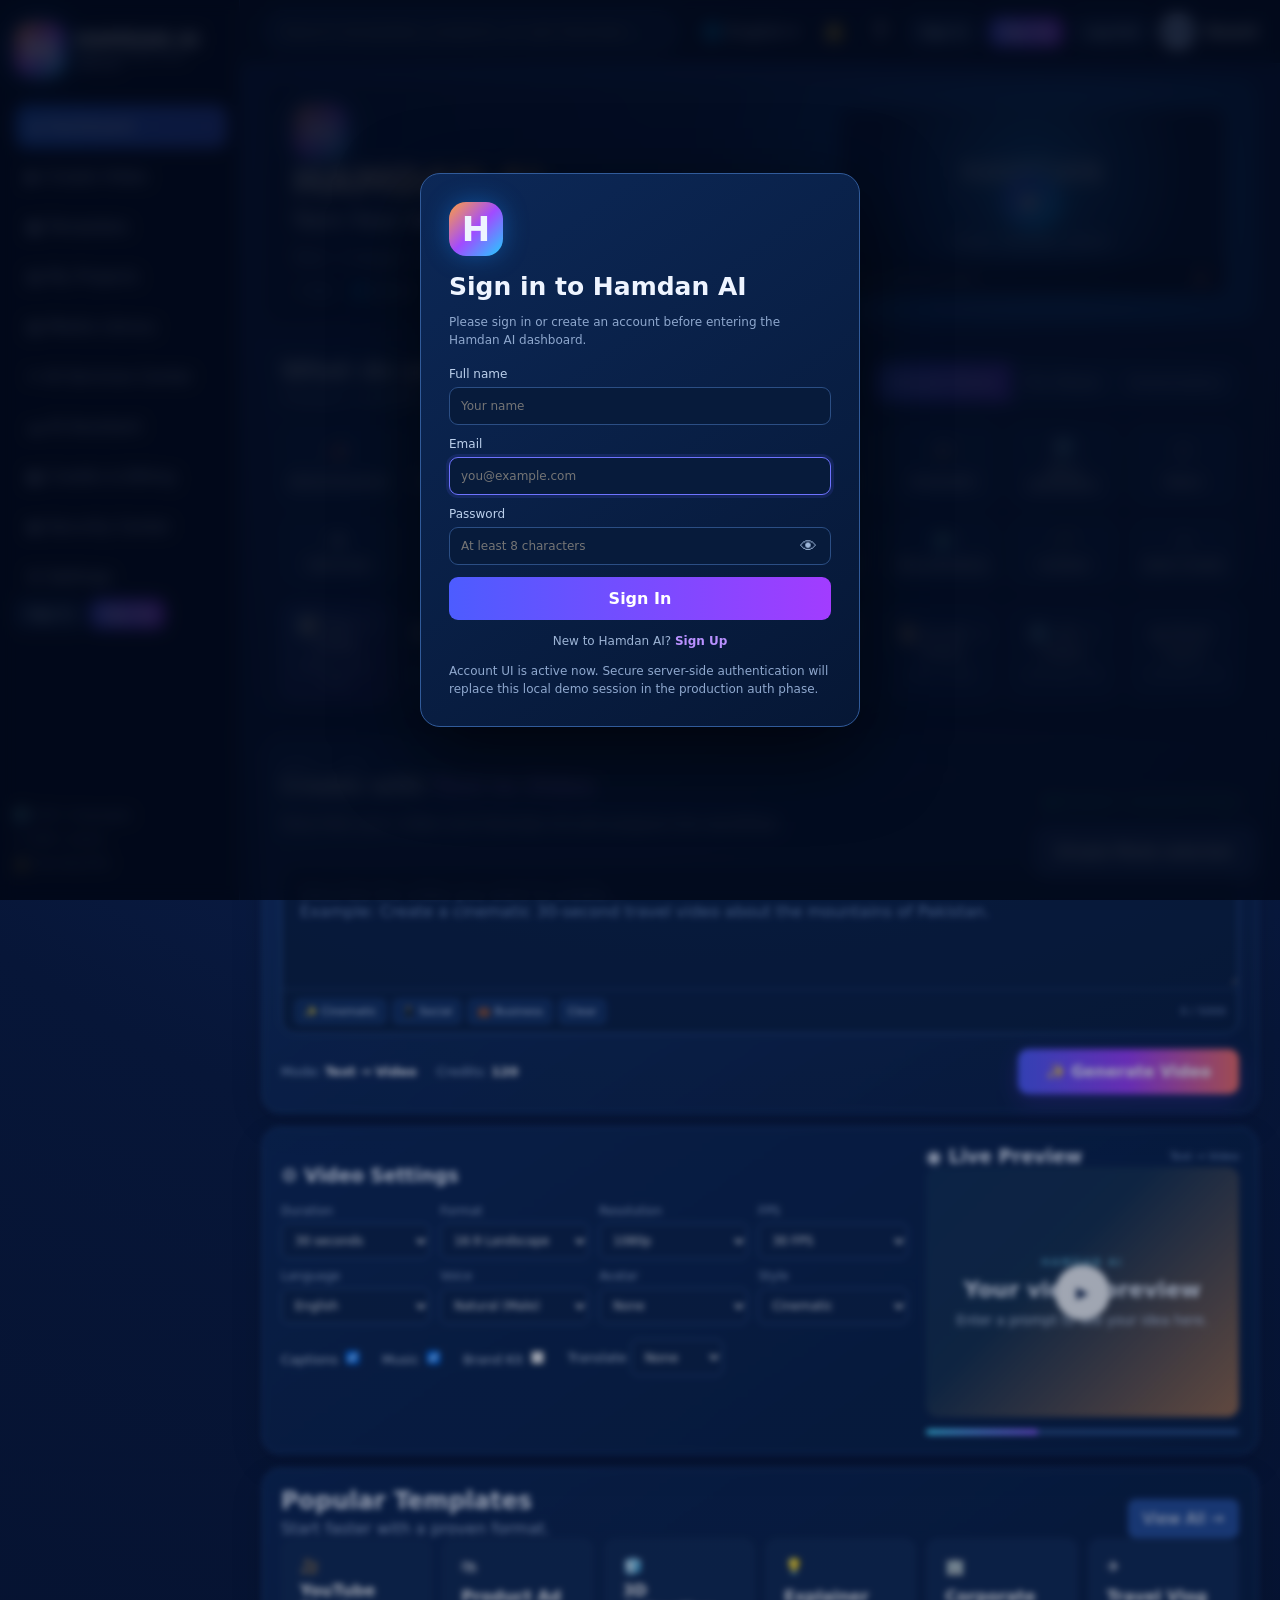
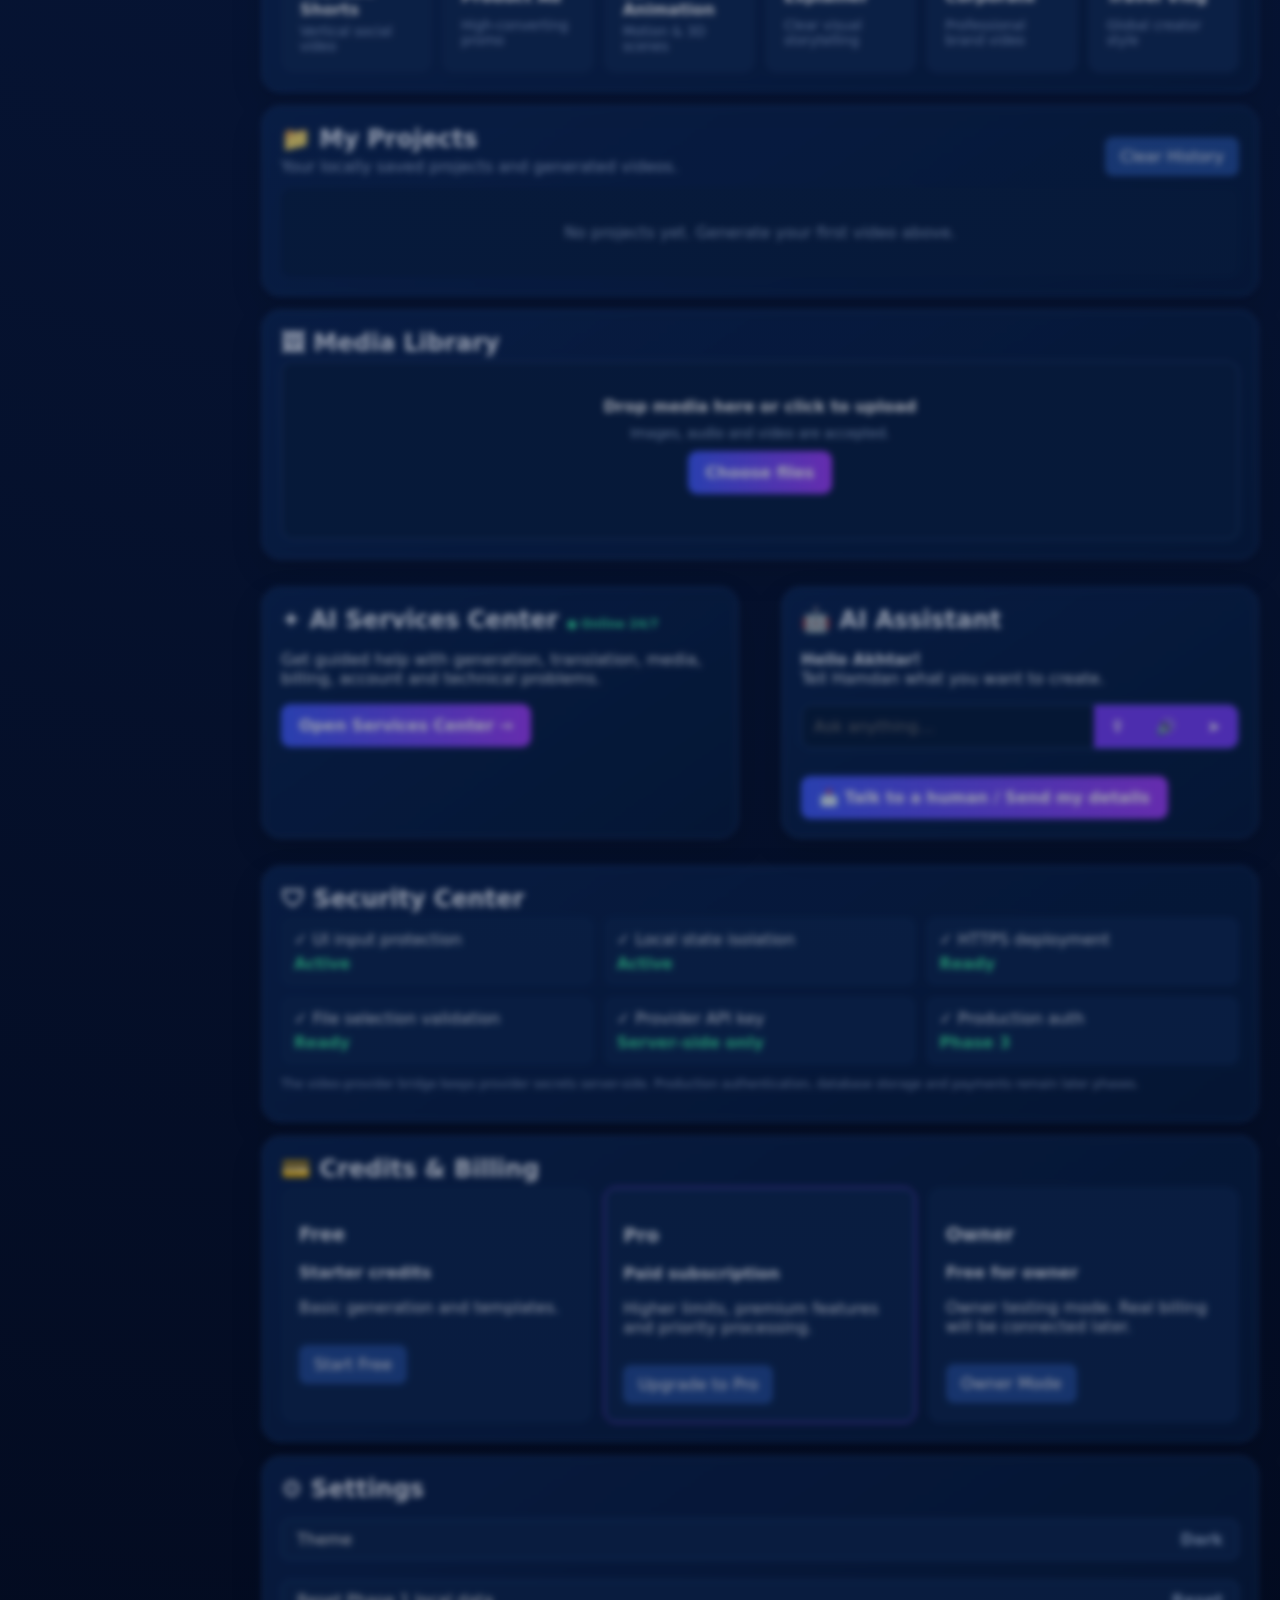
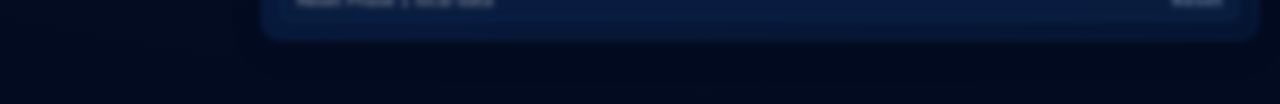
<file: index.html>
<!doctype html>
<html lang="en">
<head>
<meta charset="utf-8">
<meta name="viewport" content="width=device-width,initial-scale=1">
<meta name="description" content="Hamdan AI — global AI video creation platform. Create videos from text, images, audio and video.">
<title>Hamdan AI — Global AI Video Platform</title>
<link rel="stylesheet" href="styles.css">
</head>
<body>
<div class="app">
  <aside class="sidebar" id="sidebar">
    <div class="brand"><div class="logo">H</div><div><b>HAMDAN AI</b><small>CREATE ANY VIDEO. IN ANY LANGUAGE.</small></div></div>
    <nav aria-label="Main navigation">
      <a class="active" href="#dashboard">◈ Dashboard</a><a href="#create">▶ Create Video</a><a href="#templates">▣ Templates</a><a href="#projects">▤ My Projects</a><a href="#media">▧ Media Library</a><a href="#services">✦ AI Services Center</a><a href="#assistant">☁ AI Assistant</a><a href="#billing">▣ Credits & Billing</a><a href="#security">◉ Security Center</a><a href="#settings">⚙ Settings</a>
    </nav>
    <div class="sidebar-foot">🌍 150+ languages<br>🎙 500+ voices<br>🔒 Security-first</div>
    <div class="sidebar-auth" aria-label="Account">
      <button id="sidebarSignIn" class="auth-link" type="button" onclick="document.getElementById('signInBtn').click()">Sign In</button>
      <button id="sidebarSignUp" class="auth-primary" type="button" onclick="document.getElementById('signUpBtn').click()">Sign Up</button>
      <button id="sidebarLogOut" class="auth-link" type="button" hidden onclick="document.getElementById('logOutBtn').click()">Log Out</button>
    </div>
  </aside>
  <div class="sidebar-overlay" id="sidebarOverlay" aria-hidden="true"></div>
  <main>
    <header class="topbar">
      <button id="menuBtn" class="menu-btn" type="button" aria-label="Open navigation" aria-controls="sidebar" aria-expanded="false">☰</button>
      <input id="search" placeholder="Search templates, projects, or ask Hamdan…" aria-label="Search">
      <div class="top-actions">
        <button id="languageBtn" type="button">🌐 <span id="languageLabel">English</span> ▾</button>
        <button id="notificationsBtn" type="button" aria-label="Notifications">🔔</button>
        <button id="helpBtn" type="button" aria-label="Help">❔</button>
        <button id="signInBtn" class="auth-link" type="button">Sign In</button>
        <button id="signUpBtn" class="auth-primary" type="button">Sign Up</button>
        <button id="logOutBtn" class="auth-link" type="button" hidden>Log Out</button>
        <div class="avatar" id="accountAvatar">AH</div><b id="accountLabel">Guest</b>
      </div>
    </header>
    <section id="dashboard" class="hero"><div class="hero-copy"><div class="hero-logo">H</div><h1>HAMDAN AI</h1><h2>Turn Your Ideas Into Amazing Videos</h2><p>Text + Image + Audio + Video = Unlimited Possibilities</p><div class="badges"><span>⚡ Fast</span><span>🌐 Global</span><span>🛡 Secure</span><span>✦ AI Powered</span></div></div><div class="promo-player" id="promoPlayer" aria-label="Hamdan AI promotional preview"><div class="promo-scene scene-a">HAMDAN <strong>AI</strong><small>Create. Translate. Publish.</small></div><div class="promo-scene scene-b">TEXT <strong>→ VIDEO</strong><small>Bring every idea to life.</small></div><div class="promo-scene scene-c">GLOBAL <strong>🌍</strong><small>150+ languages and creator workflows.</small></div><button class="play" id="promoPlay" type="button" aria-label="Play promotional video">▶</button><div class="promo-controls"><span id="promoStatus">Promo preview paused</span><button id="promoMute" type="button" aria-label="Toggle promo sound">🔇</button></div></div></section>
    <section id="create" class="panel"><div class="section-head"><div><h2>What do you want to create?</h2><p>Choose a workflow or let Hamdan AI decide the best workflow for you.</p></div><div class="tabs" role="tablist"><button class="selected" data-workflow="simple" type="button">Simple Mode</button><button data-workflow="pro" type="button">Pro Mode</button><button data-workflow="automation" type="button">Automation</button></div></div><div class="cards categories"><button data-category="Advertisement" type="button">📣<b>Advertisement</b></button><button data-category="Social Media" type="button">📱<b>Social Media</b></button><button data-category="Education" type="button">🎓<b>Education</b></button><button data-category="Business" type="button">📈<b>Business</b></button><button data-category="Product" type="button">🛍<b>Product</b></button><button data-category="Cinematic" type="button">🎬<b>Cinematic</b></button><button data-category="3D & Animation" type="button">🧊<b>3D & Animation</b></button><button data-category="News" type="button">🎙<b>News</b></button><button data-category="Interview" type="button">🗣<b>Interview</b></button><button data-category="Tutorial" type="button">▶<b>Tutorial</b></button><button data-category="Real Estate" type="button">🏠<b>Real Estate</b></button><button data-category="Event" type="button">⭐<b>Event</b></button><button data-category="Personal" type="button">👤<b>Personal</b></button><button data-category="Documentary" type="button">🌍<b>Documentary</b></button><button data-category="Custom" type="button">🪄<b>Custom</b></button><button data-category="Auto Create" type="button">✦<b>Auto Create</b></button></div><div class="start-row"><button data-mode="text" type="button">📝 Text → Video<small>Write your idea</small></button><button data-mode="image" type="button">🖼 Image → Video<small>Upload image</small></button><button data-mode="audio" type="button">🎧 Audio → Video<small>Upload audio</small></button><button data-mode="video" type="button">🎞 Video → Video<small>Upload video</small></button><button data-mode="avatar" type="button">🧑 Avatar → Video<small>Choose avatar</small></button><button data-mode="script" type="button">📜 Script → Video<small>Use script</small></button><button data-mode="3d" type="button">🧊 3D → Video<small>Animate 3D</small></button><button data-mode="multi" type="button">▤ Multi-Input<small>Combine all</small></button></div></section>
    <section class="creator panel" aria-labelledby="creatorTitle"><div class="creator-head"><div><span class="eyebrow">STEP 1 · IDEA</span><h2 id="creatorTitle">Create with <span id="currentMode">Text to Video</span></h2><p id="modeHint">Describe your video and Hamdan AI will prepare the workflow.</p></div><span class="ready">● Frontend + AI backend bridge</span></div><div class="prompt-wrap"><textarea id="prompt" rows="4" maxlength="5000" placeholder="Describe the video you want to create…
Example: Create a cinematic 30-second travel video about the mountains of Pakistan."></textarea><div class="prompt-tools"><div><button data-prompt-template="cinematic" type="button">✨ Cinematic</button><button data-prompt-template="social" type="button">📱 Social</button><button data-prompt-template="business" type="button">💼 Business</button><button id="clearPrompt" type="button">Clear</button></div><span id="charCount">0 / 5000</span></div></div><div class="upload-panel" id="uploadPanel" hidden><label class="upload-box" for="mediaInput"><span id="uploadIcon">＋</span><b id="uploadTitle">Add media</b><small id="uploadHelp">Choose a file from your device.</small><input id="mediaInput" type="file" hidden></label><div id="fileName" class="file-name">No file selected</div></div><div class="creator-actions"><div class="creator-summary"><span>Mode: <b id="modeSummary">Text → Video</b></span><span>Credits: <b id="creditSummary">120</b></span></div><button id="generateBtn" class="generate-main" type="button">✨ Generate Video</button></div></section>
    <section class="workspace panel"><div class="settings"><h3>⚙ Video Settings</h3><div class="grid"><label>Duration<select id="duration"><option>30 seconds</option><option>60 seconds</option><option>2 minutes</option><option>5 minutes</option></select></label><label>Format<select id="format"><option>16:9 Landscape</option><option>9:16 Portrait</option><option>1:1 Square</option></select></label><label>Resolution<select id="resolution"><option>1080p</option><option>720p</option><option>4K</option></select></label><label>FPS<select id="fps"><option>30 FPS</option><option>60 FPS</option></select></label><label>Language<select id="language"><option>Auto-detect</option><option>English</option><option>Urdu</option><option>Arabic</option><option>Spanish</option><option>French</option><option>Chinese</option><option>Hindi</option><option>Turkish</option></select></label><label>Voice<select id="voice"><option>Natural (Male)</option><option>Natural (Female)</option></select></label><label>Avatar<select id="avatar"><option>None</option><option>AI Presenter</option></select></label><label>Style<select id="style"><option>Cinematic</option><option>Realistic</option><option>Animation</option><option>Documentary</option><option>3D</option></select></label></div><div class="toggles"><label>Captions <input id="captions" type="checkbox" checked></label><label>Music <input id="music" type="checkbox" checked></label><label>Brand Kit <input id="brandKit" type="checkbox"></label><label>Translate <select id="translate"><option>None</option><option>Urdu</option><option>Arabic</option><option>Spanish</option></select></label></div></div><div class="preview"><div class="preview-head"><h3>◉ Live Preview</h3><span id="previewMode">Text → Video</span></div><div class="preview-box" id="previewBox"><div class="preview-art"><span>HAMDAN AI</span><b id="previewTitle">Your video preview</b><small id="previewText">Enter a prompt to see your idea here.</small></div><button id="previewPlay" type="button">▶</button></div><div class="timeline"><span></span></div></div></section>
    <section id="templates" class="panel"><div class="section-head"><div><h2>Popular Templates</h2><p>Start faster with a proven format.</p></div><button id="viewTemplates" type="button">View All →</button></div><div class="template-grid"><button data-template="YouTube Shorts" type="button">🎥<b>YouTube Shorts</b><small>Vertical social video</small></button><button data-template="Product Ad" type="button">🛍<b>Product Ad</b><small>High-converting promo</small></button><button data-template="3D Animation" type="button">🧊<b>3D Animation</b><small>Motion & 3D scenes</small></button><button data-template="Explainer" type="button">💡<b>Explainer</b><small>Clear visual storytelling</small></button><button data-template="Corporate" type="button">🏢<b>Corporate</b><small>Professional brand video</small></button><button data-template="Travel Vlog" type="button">✈️<b>Travel Vlog</b><small>Global creator style</small></button></div></section>
    <section id="projects" class="panel"><div class="section-head"><div><h2>📁 My Projects</h2><p>Your locally saved projects and generated videos.</p></div><button id="clearProjects" type="button">Clear History</button></div><div id="projectsList" class="project-list"><div class="empty">No projects yet. Generate your first video above.</div></div></section>
    <section id="media" class="panel"><h2>🖼 Media Library</h2><div class="media-drop" id="mediaDrop"><b>Drop media here or click to upload</b><small>Images, audio and video are accepted.</small><label class="secondary-btn" for="libraryInput">Choose files<input id="libraryInput" type="file" multiple hidden></label><div id="libraryFiles"></div></div></section>
    <section id="services" class="two-col"><div class="panel"><h2>✦ AI Services Center <span class="online">● Online 24/7</span></h2><p>Get guided help with generation, translation, media, billing, account and technical problems.</p><button class="primary" id="servicesBtn" type="button">Open Services Center →</button></div><div id="assistant" class="panel"><h2>🤖 AI Assistant</h2><p><b>Hello Akhtar!</b><br>Tell Hamdan what you want to create.</p><div class="chat"><input id="chat" placeholder="Ask anything…"><button id="chatBtn" type="button">➤</button></div><div id="chatReply" class="chat-reply"></div></div></section>
    <section id="security" class="panel"><h2>🛡 Security Center</h2><div class="security-grid"><span>✓ UI input protection <b>Active</b></span><span>✓ Local state isolation <b>Active</b></span><span>✓ HTTPS deployment <b>Ready</b></span><span>✓ File selection validation <b>Ready</b></span><span>✓ Provider API key <b>Server-side only</b></span><span>✓ Production auth <b>Phase 3</b></span></div><p class="notice">The video-provider bridge keeps provider secrets server-side. Production authentication, database storage and payments remain later phases.</p></section>
    <section id="billing" class="panel"><h2>💳 Credits & Billing</h2><div class="pricing"><div><h3>Free</h3><strong>Starter credits</strong><p>Basic generation and templates.</p><button id="freePlan" type="button">Start Free</button></div><div class="pro"><h3>Pro</h3><strong>Paid subscription</strong><p>Higher limits, premium features and priority processing.</p><button id="proPlan" type="button">Upgrade to Pro</button></div><div><h3>Owner</h3><strong>Free for owner</strong><p>Owner testing mode. Real billing will be connected later.</p><button id="ownerMode" type="button">Owner Mode</button></div></div></section>
    <section id="settings" class="panel"><h2>⚙ Settings</h2><div class="settings-list"><button id="themeBtn" type="button">Theme <b>Dark</b></button><button id="resetBtn" type="button">Reset Phase 1 local data <b>Reset</b></button></div></section>
  </main>
</div>
<div id="authModal" class="auth-modal" hidden>
  <div class="auth-card" role="dialog" aria-modal="true" aria-labelledby="authTitle">
    <button id="authClose" class="auth-close" type="button" aria-label="Close">×</button>
    <div class="auth-logo">H</div>
    <h2 id="authTitle">Welcome back to Hamdan AI</h2>
    <p class="auth-subtitle">Create or access your Hamdan AI creator account.</p>
    <form id="authForm">
      <label id="authNameRow">Full name<input id="authName" type="text" autocomplete="name" placeholder="Your name"></label>
      <label>Email<input id="authEmail" type="email" autocomplete="email" required placeholder="you@example.com"></label>
      <label>Password<input id="authPassword" type="password" autocomplete="current-password" minlength="8" required placeholder="At least 8 characters"></label>
      <button id="authSubmit" class="auth-submit" type="submit">Sign In</button>
    </form>
    <div id="authSwitch" class="auth-switch">New to Hamdan AI? <button type="button" data-auth-mode="signup">Sign Up</button></div>
    <small class="auth-note">Account UI is active now. Secure server-side authentication will replace this local demo session in the production auth phase.</small>
  </div>
</div>
<div id="toast" class="toast" role="status" aria-live="polite"></div>
<script src="app.js"></script>
<script src="auth.js"></script>
<script>
(() => {
  const menu = document.getElementById('menuBtn');
  const sidebar = document.getElementById('sidebar');
  const overlay = document.getElementById('sidebarOverlay');
  const closeMenu = () => { sidebar.classList.remove('open'); overlay.classList.remove('open'); menu.setAttribute('aria-expanded','false'); };
  menu.addEventListener('click', () => { const open = sidebar.classList.toggle('open'); overlay.classList.toggle('open', open); menu.setAttribute('aria-expanded', String(open)); });
  overlay.addEventListener('click', closeMenu);
  sidebar.querySelectorAll('a').forEach(a => a.addEventListener('click', closeMenu));
  document.addEventListener('keydown', e => { if (e.key === 'Escape') closeMenu(); });
})();
</script>
</body>
</html>
</file>
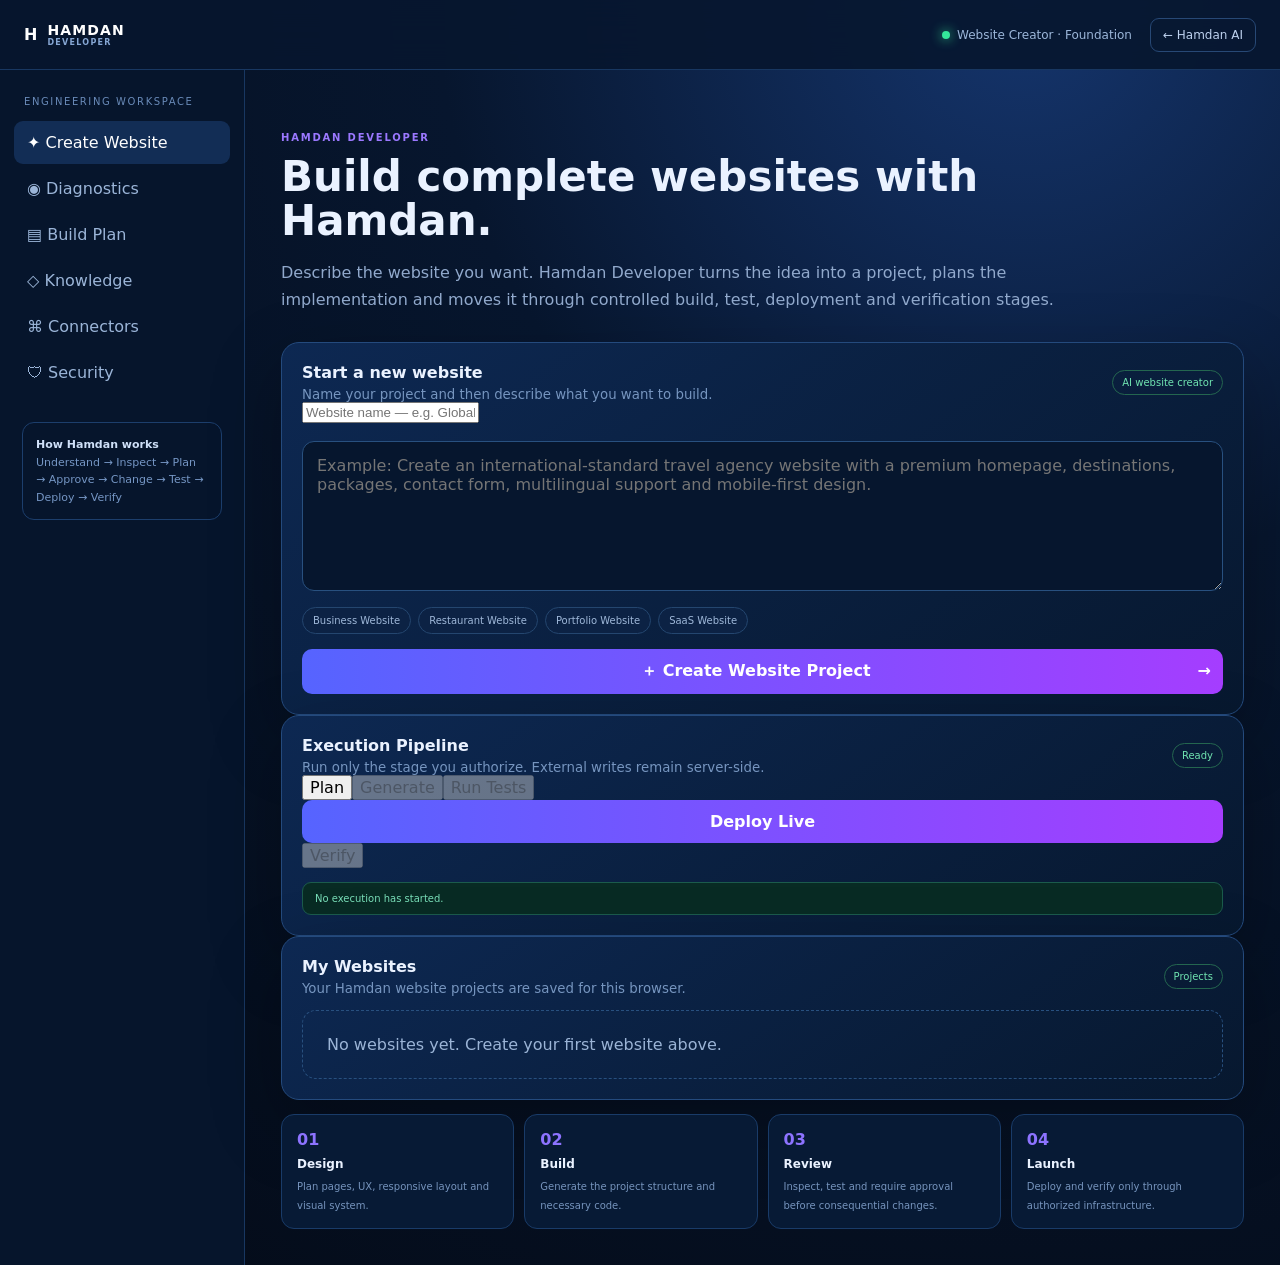
<file: developer-entry.html>
<!doctype html>
<html lang="en"><head><meta charset="utf-8"><meta name="viewport" content="width=device-width,initial-scale=1"><meta http-equiv="refresh" content="0; url=/developer.html"><title>Hamdan Developer</title></head><body><p>Opening Hamdan Developer… <a href="/developer.html">Continue</a></p></body></html>
</file>
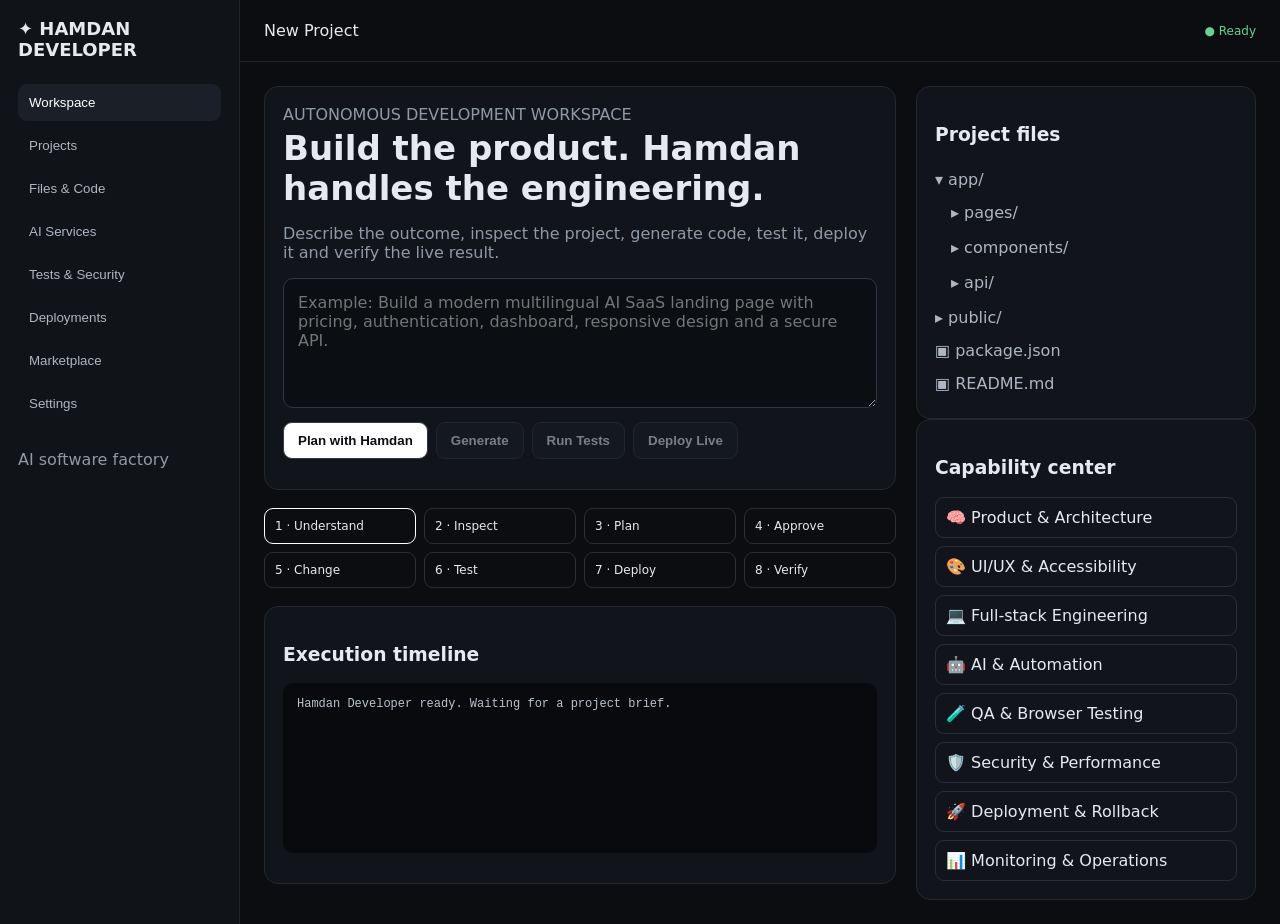
<file: developer-workspace.html>
<!doctype html>
<html lang="en">
<head>
<meta charset="utf-8"><meta name="viewport" content="width=device-width,initial-scale=1">
<title>Hamdan Developer — AI Software Factory</title>
<style>
:root{font-family:Inter,system-ui,sans-serif;color:#e6eaf0;background:#0b0d10}*{box-sizing:border-box}body{margin:0}.app{display:grid;grid-template-columns:240px 1fr;min-height:100vh}.side{border-right:1px solid #20242b;padding:18px;background:#101318}.brand{font-weight:900;font-size:18px;margin-bottom:24px}.nav{display:grid;gap:6px}.nav button{background:transparent;color:#aeb6c2;border:0;text-align:left;padding:11px;border-radius:9px;cursor:pointer}.nav button.active,.nav button:hover{background:#1b2028;color:#fff}.main{min-width:0}.top{height:62px;border-bottom:1px solid #20242b;display:flex;align-items:center;justify-content:space-between;padding:0 24px}.status{font-size:12px;color:#65d391}.workspace{padding:24px;display:grid;grid-template-columns:minmax(0,1fr) 340px;gap:20px}.panel{background:#11151b;border:1px solid #222832;border-radius:14px;padding:18px}.hero h1{font-size:34px;margin:4px 0 8px}.muted{color:#8f99a7}.prompt{width:100%;min-height:130px;resize:vertical;background:#0b0e12;color:#fff;border:1px solid #303744;border-radius:10px;padding:14px;font:inherit}.actions{display:flex;gap:8px;flex-wrap:wrap;margin-top:10px}.btn{border:1px solid #333b47;background:#181d25;color:#fff;border-radius:9px;padding:10px 14px;font-weight:700;cursor:pointer}.btn.primary{background:#fff;color:#0b0d10}.btn:disabled{opacity:.45;cursor:not-allowed}.stage{display:grid;grid-template-columns:repeat(4,1fr);gap:8px;margin:18px 0}.stage div{padding:10px;border:1px solid #292f38;border-radius:9px;font-size:12px}.stage .current{border-color:#fff}.stage .done{border-color:#65d391;color:#65d391}.terminal{background:#080a0d;border-radius:10px;padding:14px;min-height:170px;font:12px ui-monospace,monospace;color:#b9c2ce;white-space:pre-wrap}.tree div{padding:7px 0;color:#aeb6c2}.cap{display:grid;gap:8px}.cap div{padding:10px;border:1px solid #292f38;border-radius:9px}.result{margin-top:12px}.badge{display:inline-block;padding:5px 8px;border-radius:999px;background:#1b2028;font-size:11px;margin:3px}.hidden{display:none}.timeline{display:grid;gap:7px;margin-top:12px}.timeline div{padding:8px 10px;border-left:2px solid #303744;background:#0d1015;border-radius:0 7px 7px 0}.ok{color:#65d391}.warn{color:#f2c94c}.err{color:#ff7b7b}@media(max-width:900px){.app{grid-template-columns:1fr}.side{display:none}.workspace{grid-template-columns:1fr}.stage{grid-template-columns:repeat(2,1fr)}}
</style></head>
<body><div class="app">
<aside class="side"><div class="brand">✦ HAMDAN DEVELOPER</div><div class="nav"><button class="active">Workspace</button><button>Projects</button><button>Files & Code</button><button>AI Services</button><button>Tests & Security</button><button>Deployments</button><button>Marketplace</button><button>Settings</button></div><div style="margin-top:28px" class="muted">AI software factory</div></aside>
<main class="main"><header class="top"><span>New Project</span><span class="status">● Ready</span></header><div class="workspace"><section>
<div class="panel hero"><span class="muted">AUTONOMOUS DEVELOPMENT WORKSPACE</span><h1>Build the product. Hamdan handles the engineering.</h1><p class="muted">Describe the outcome, inspect the project, generate code, test it, deploy it and verify the live result.</p><textarea id="prompt" class="prompt" placeholder="Example: Build a modern multilingual AI SaaS landing page with pricing, authentication, dashboard, responsive design and a secure API."></textarea><div class="actions"><button id="plan" class="btn primary">Plan with Hamdan</button><button id="generate" class="btn">Generate</button><button id="test" class="btn">Run Tests</button><button id="deploy" class="btn">Deploy Live</button></div><div id="result" class="result"></div></div>
<div class="stage"><div data-stage="Understand" class="current">1 · Understand</div><div data-stage="Inspect">2 · Inspect</div><div data-stage="Plan">3 · Plan</div><div data-stage="Approve">4 · Approve</div><div data-stage="Change">5 · Change</div><div data-stage="Test">6 · Test</div><div data-stage="Deploy">7 · Deploy</div><div data-stage="Verify">8 · Verify</div></div>
<div class="panel"><h3>Execution timeline</h3><div id="log" class="terminal">Hamdan Developer ready. Waiting for a project brief.</div><div id="timeline" class="timeline"></div></div>
</section><aside>
<div class="panel"><h3>Project files</h3><div class="tree"><div>▾ app/</div><div>　▸ pages/</div><div>　▸ components/</div><div>　▸ api/</div><div>▸ public/</div><div>▣ package.json</div><div>▣ README.md</div></div></div>
<div class="panel"><h3>Capability center</h3><div class="cap"><div>🧠 Product & Architecture</div><div>🎨 UI/UX & Accessibility</div><div>💻 Full-stack Engineering</div><div>🤖 AI & Automation</div><div>🧪 QA & Browser Testing</div><div>🛡️ Security & Performance</div><div>🚀 Deployment & Rollback</div><div>📊 Monitoring & Operations</div></div></div>
</aside></div></main></div>
<script>
const $=s=>document.querySelector(s);const log=m=>$('#log').textContent+=`\n${new Date().toLocaleTimeString()}  ${m}`;const esc=v=>String(v).replace(/[&<>"']/g,c=>({'&':'&amp;','<':'&lt;','>':'&gt;','"':'&quot;',"'":'&#039;'}[c]));const repo='Hamdan852/hamdan-ai';let plan=null;let approved=false;let files=[];let running=false;
async function post(path,body){const r=await fetch(path,{method:'POST',headers:{'Content-Type':'application/json'},body:JSON.stringify(body)});const d=await r.json().catch(()=>({}));if(!r.ok)throw Error(d.error||path+' failed');return d}
function setStage(stage){document.querySelectorAll('[data-stage]').forEach(el=>{const stages=['Understand','Inspect','Plan','Approve','Change','Test','Deploy','Verify'];const i=stages.indexOf(el.dataset.stage),cur=stages.indexOf(stage);el.classList.toggle('current',el.dataset.stage===stage);el.classList.toggle('done',i<cur)});}
function addEvent(text,cls=''){const node=document.createElement('div');node.className=cls;node.textContent=`${new Date().toLocaleTimeString()} · ${text}`;$('#timeline').prepend(node)}
function buttons(){const ready=!!plan;$('#generate').disabled=!ready||running;$('#test').disabled=files.length===0||running;$('#deploy').disabled=!plan||running;}
$('#plan').onclick=async()=>{const brief=$('#prompt').value.trim();if(!brief){$('#prompt').focus();return}if(running)return;running=true;buttons();setStage('Understand');addEvent('Understanding requirements…');try{const d=await post('/api/marketplace-intake',{brief});plan={repository:repo,name:'Hamdan Project',brief,type:'Custom',services:d.recommendation.services};setStage('Plan');$('#result').innerHTML=`<div class="panel"><b>Scope ready</b><p class="muted">Recommended: ${d.recommendation.services.map(esc).join(', ')}</p><p>Execution: ${d.recommendation.executionModels.map(esc).join(', ')}</p><button id="approve" class="btn primary">Approve Plan & Generate</button></div>`;$('#approve').onclick=()=>{approved=true;setStage('Approve');addEvent('Project plan approved.');buttons();};addEvent('Scope generated. Review and approve before generation.','ok')}catch(e){addEvent('ERROR: '+e.message,'err')}finally{running=false;buttons()}};
$('#generate').onclick=async()=>{if(!plan||!approved||running)return;running=true;buttons();setStage('Change');addEvent('Generating approved project files…');try{const d=await post('/api/website-generate',{repository:repo,approved:true,project:plan});files=d.files||[];$('#result').innerHTML+='<p class="ok">✓ '+esc(files.length)+' project files generated in memory.</p>';addEvent('Generated '+files.length+' files. No repository write yet.','ok');setStage('Change')}catch(e){addEvent('ERROR: '+e.message,'err')}finally{running=false;buttons()}};
$('#test').onclick=async()=>{if(!files.length||running)return;running=true;buttons();setStage('Test');addEvent('Running project validation…');try{const d=await post('/api/website-test',{repository:repo,files});if(!d.ok)throw Error('Validation failed: '+(d.missing||[]).concat(d.contentErrors||[]).join(', '));$('#result').innerHTML+='<p class="ok">✓ Pre-deployment tests passed.</p>';addEvent('Tests passed. Deployment can be prepared after approval.','ok')}catch(e){addEvent('ERROR: '+e.message,'err')}finally{running=false;buttons()}};
$('#deploy').onclick=async()=>{if(!plan||!approved||running)return;running=true;buttons();setStage('Deploy');addEvent('Preparing authorized deployment…');try{const test={ok:files.length>0};const d=await post('/api/website-deploy-prepare',{repository:repo,approved:true,tests:test});addEvent(d.message,'warn');$('#result').innerHTML+='<p class="warn">Deployment prepared. An authenticated deployment worker is still required to perform the external provider operation.</p>';setStage('Deploy')}catch(e){addEvent('ERROR: '+e.message,'err')}finally{running=false;buttons()}};
buttons();
</script></body></html>
</file>
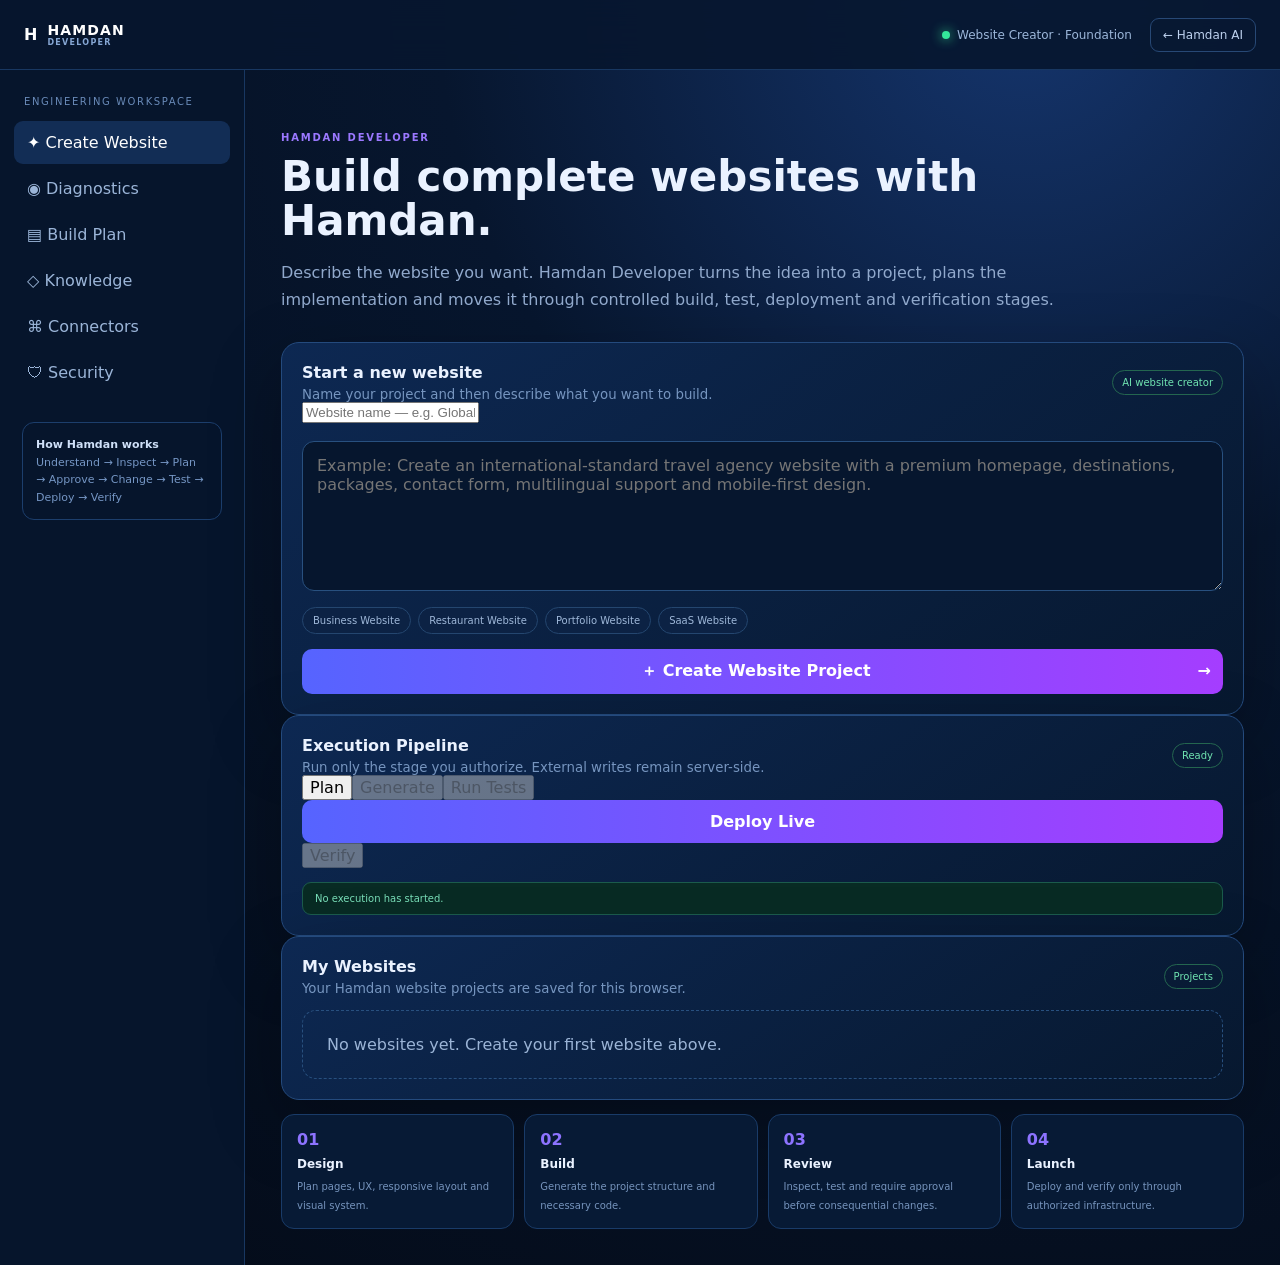
<file: developer.html>
<!doctype html><html lang="en"><head><meta charset="utf-8"><meta name="viewport" content="width=device-width,initial-scale=1"><meta name="description" content="Hamdan Developer — AI website creation and engineering workspace."><title>Hamdan Developer — Website Creator</title><link rel="stylesheet" href="developer.css"></head><body><div class="shell"><header class="dev-topbar"><a class="brand" href="/">H <span>HAMDAN <small>DEVELOPER</small></span></a><div class="status"><i></i> Website Creator · Foundation</div><a class="back" href="/">← Hamdan AI</a></header><main class="layout"><aside class="dev-sidebar"><div class="workspace-title">Engineering Workspace</div><button class="nav active" data-view="workspace">✦ Create Website</button><button class="nav" data-view="diagnostics">◉ Diagnostics</button><button class="nav" data-view="plan">▤ Build Plan</button><button class="nav" data-view="knowledge">◇ Knowledge</button><button class="nav" data-view="connectors">⌘ Connectors</button><button class="nav" data-view="security">🛡 Security</button><div class="side-note"><b>How Hamdan works</b><br>Understand → Inspect → Plan → Approve → Change → Test → Deploy → Verify</div></aside><section class="content"><section id="workspace" class="view active"><div class="hero"><span class="eyebrow">HAMDAN DEVELOPER</span><h1>Build complete websites with Hamdan.</h1><p>Describe the website you want. Hamdan Developer turns the idea into a project, plans the implementation and moves it through controlled build, test, deployment and verification stages.</p></div><div class="ask-card"><div class="ask-head"><div><b>Start a new website</b><small>Name your project and then describe what you want to build.</small></div><span>AI website creator</span></div><input id="websiteName" class="website-name" type="text" maxlength="80" placeholder="Website name — e.g. Global Travel Agency"><textarea id="developerPrompt" placeholder="Example: Create an international-standard travel agency website with a premium homepage, destinations, packages, contact form, multilingual support and mobile-first design."></textarea><div class="quick-prompts"><button data-prompt="Create an international-standard business website with a premium homepage, services, about, contact and mobile-first design.">Business Website</button><button data-prompt="Create a modern restaurant website with menu, reservations, gallery, location and mobile-first design.">Restaurant Website</button><button data-prompt="Create a professional portfolio website with projects, about, services and contact pages.">Portfolio Website</button><button data-prompt="Create a SaaS website with landing page, pricing, features, FAQ and sign-up flow.">SaaS Website</button></div><button id="createWebsite" class="primary" type="button">＋ Create Website Project <span>→</span></button><div id="websiteCreated" class="inspection-note" hidden></div></div><div class="result" id="developerResult" hidden></div><div class="ask-card execution-card"><div class="ask-head"><div><b>Execution Pipeline</b><small>Run only the stage you authorize. External writes remain server-side.</small></div><span id="executionStatus">Ready</span></div><div class="execution-actions"><button id="planRun" type="button">Plan</button><button id="generateRun" type="button">Generate</button><button id="testRun" type="button">Run Tests</button><button id="deployRun" class="primary" type="button">Deploy Live</button><button id="verifyRun" type="button">Verify</button></div><div id="executionLog" class="inspection-note">No execution has started.</div></div><div class="ask-card website-list-card"><div class="ask-head"><div><b>My Websites</b><small>Your Hamdan website projects are saved for this browser.</small></div><span>Projects</span></div><div id="websiteProjects"></div></div><div class="principles"><div><b>01</b><strong>Design</strong><span>Plan pages, UX, responsive layout and visual system.</span></div><div><b>02</b><strong>Build</strong><span>Generate the project structure and necessary code.</span></div><div><b>03</b><strong>Review</strong><span>Inspect, test and require approval before consequential changes.</span></div><div><b>04</b><strong>Launch</strong><span>Deploy and verify only through authorized infrastructure.</span></div></div></section><section id="diagnostics" class="view"><div class="page-head"><span class="eyebrow">DIAGNOSTICS</span><h2>Project health</h2><p>Inspect the website project before implementation.</p></div><div class="health-grid"><article><span>Repository</span><b>Connected</b><small>Hamdan852/hamdan-ai</small></article><article><span>Website projects</span><b>Persistent</b><small>Saved project registry</small></article><article><span>Approval</span><b>Required</b><small>Before code-changing actions</small></article><article><span>Deployment</span><b>Controlled</b><small>Separate authorization required</small></article></div></section><section id="plan" class="view"><div class="page-head"><span class="eyebrow">BUILD PLAN</span><h2>From website idea to verified release</h2></div><div class="steps"><div class="done"><b>1</b><strong>Understand</strong><span>Clarify the website goal, pages and constraints.</span></div><div class="done"><b>2</b><strong>Inspect</strong><span>Read the project and current configuration.</span></div><div><b>3</b><strong>Plan</strong><span>Choose the safest architecture and design approach.</span></div><div><b>4</b><strong>Approve</strong><span>Explicit authorization before consequential changes.</span></div><div><b>5</b><strong>Change</strong><span>Create or modify only the necessary files.</span></div><div><b>6</b><strong>Test</strong><span>Run build, responsive and regression checks.</span></div><div><b>7</b><strong>Deploy</strong><span>Publish through an authorized connector.</span></div><div><b>8</b><strong>Verify</strong><span>Check the live result and report honestly.</span></div></div></section><section id="knowledge" class="view"><div class="page-head"><span class="eyebrow">KNOWLEDGE</span><h2>Website engineering knowledge</h2><p>Architecture, UI, accessibility, performance, security, SEO and deployment.</p></div><div class="knowledge-grid"><div>Web Development</div><div>UI / UX</div><div>Responsive Design</div><div>Accessibility</div><div>SEO</div><div>AI & APIs</div><div>Cloud & DevOps</div><div>Security</div><div>Databases</div><div>Payments</div><div>Performance</div><div>Testing</div></div></section><section id="connectors" class="view"><div class="page-head"><span class="eyebrow">CONNECTORS</span><h2>Website development tools</h2><p>Connectors extend Hamdan without making the public website dependent on one provider.</p></div><div class="connector-grid"><article><b>GitHub</b><span>Repositories, branches, commits and pull requests.</span><em>Connected foundation</em></article><article><b>Vercel</b><span>Deployments, builds, logs and live verification.</span><em>Architecture ready</em></article><article><b>Local Worker</b><span>Your future PC/GPU can become a Hamdan compute worker.</span><em>Planned</em></article><article><b>AI Providers</b><span>Replaceable adapters for generation and coding intelligence.</span><em>Adapter model</em></article></div></section><section id="security" class="view"><div class="page-head"><span class="eyebrow">SECURITY</span><h2>Safe-by-design website creation</h2></div><ul class="security-list"><li><b>Server-side secrets</b><span>Never expose API keys in browser code.</span></li><li><b>Least privilege</b><span>Connectors receive only the permissions needed.</span></li><li><b>Approval gates</b><span>Require authorization before consequential writes or deployments.</span></li><li><b>Audit trail</b><span>Record what Hamdan planned, changed and verified.</span></li><li><b>Truthful status</b><span>Never report a website as deployed before verification.</span></li></ul></section></section></main></div><script src="developer.js"></script></body></html>
</file>
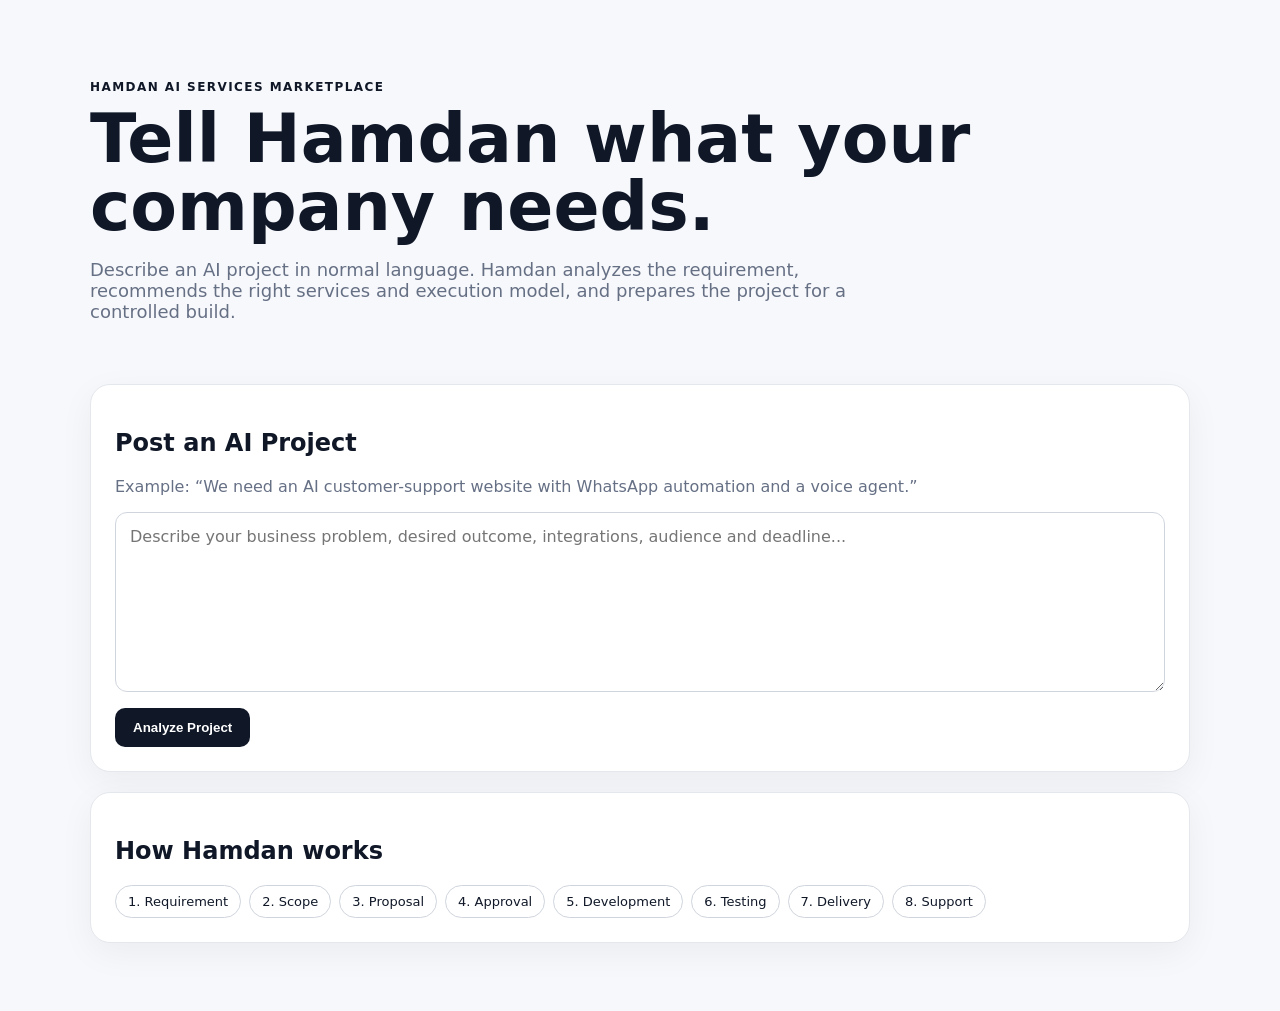
<file: marketplace.html>
<!doctype html><html lang="en"><head><meta charset="utf-8"><meta name="viewport" content="width=device-width,initial-scale=1"><title>Hamdan AI Services — Post an AI Project</title><style>body{font-family:Inter,system-ui,sans-serif;margin:0;background:#f7f8fb;color:#101828}.wrap{max-width:1100px;margin:auto;padding:48px 24px}.hero{padding:28px 0 24px}.eyebrow{text-transform:uppercase;letter-spacing:.12em;font-size:12px;font-weight:800}.hero h1{font-size:clamp(38px,6vw,68px);line-height:1;margin:10px 0}.hero p{font-size:18px;color:#667085;max-width:760px}.panel{background:#fff;border:1px solid #e4e7ec;border-radius:20px;padding:24px;margin:20px 0;box-shadow:0 10px 35px #1018280d}textarea{width:100%;min-height:180px;resize:vertical;border:1px solid #d0d5dd;border-radius:12px;padding:14px;font:inherit;box-sizing:border-box}button{border:0;border-radius:10px;padding:12px 18px;font-weight:700;cursor:pointer;background:#101828;color:#fff;margin-top:12px}.grid{display:grid;grid-template-columns:repeat(2,1fr);gap:14px}.card{border:1px solid #e4e7ec;border-radius:14px;padding:16px}.card b{display:block;margin-bottom:5px}.muted{color:#667085}.hidden{display:none}.workflow{display:flex;gap:8px;flex-wrap:wrap}.step{border:1px solid #d0d5dd;border-radius:999px;padding:8px 12px;font-size:13px}.notice{margin-top:15px;padding:12px;border-radius:10px;background:#f2f4f7}.error{color:#b42318}@media(max-width:700px){.grid{grid-template-columns:1fr}}</style></head><body><main class="wrap"><section class="hero"><span class="eyebrow">Hamdan AI Services Marketplace</span><h1>Tell Hamdan what your company needs.</h1><p>Describe an AI project in normal language. Hamdan analyzes the requirement, recommends the right services and execution model, and prepares the project for a controlled build.</p></section><section class="panel"><h2>Post an AI Project</h2><p class="muted">Example: “We need an AI customer-support website with WhatsApp automation and a voice agent.”</p><textarea id="brief" placeholder="Describe your business problem, desired outcome, integrations, audience and deadline..."></textarea><button id="analyze">Analyze Project</button><div id="result" class="hidden"></div></section><section id="how" class="panel"><h2>How Hamdan works</h2><div class="workflow"><span class="step">1. Requirement</span><span class="step">2. Scope</span><span class="step">3. Proposal</span><span class="step">4. Approval</span><span class="step">5. Development</span><span class="step">6. Testing</span><span class="step">7. Delivery</span><span class="step">8. Support</span></div></section></main><script>const $=s=>document.querySelector(s);const esc=v=>String(v).replace(/[&<>"']/g,c=>({'&':'&amp;','<':'&lt;','>':'&gt;','"':'&quot;',"'":'&#039;'}[c]));$('#analyze').onclick=async()=>{const brief=$('#brief').value.trim();if(!brief){$('#brief').focus();return}const r=$('#result');r.className='';r.innerHTML='<p class="muted">Hamdan is analyzing the project…</p>';try{const res=await fetch('/api/marketplace-intake',{method:'POST',headers:{'Content-Type':'application/json'},body:JSON.stringify({brief})});const data=await res.json();if(!res.ok)throw Error(data.error||'Analysis failed');r.innerHTML='<h3>Recommended solution</h3><div class="grid"><div class="card"><b>Recommended services</b><span>'+data.recommendation.services.map(esc).join('<br>')+'</span></div><div class="card"><b>Execution model</b><span>'+data.recommendation.executionModels.map(esc).join('<br>')+'</span></div></div><div class="notice"><b>Next questions</b><ul>'+data.recommendation.questions.map(q=>'<li>'+esc(q)+'</li>').join('')+'</ul></div><p class="muted">Project '+esc(data.project.id)+' is scoped only. No contract, payment, code change or deployment has been created.</p>'}catch(e){r.innerHTML='<p class="error">'+esc(e.message)+'</p>'}};</script></body></html>
</file>
<file: styles.css>
@import url("./base-styles.css");

/* Hamdan AI — mobile navigation, compact header and account polish */
.app[hidden]{display:none!important}
.auth-locked-section{filter:blur(3px);opacity:.62;pointer-events:none;user-select:none}
.dashboard-locked main > section{cursor:not-allowed}
.menu-btn{display:none;background:#0b2148!important;color:#dce9ff!important;border:1px solid #315b9a!important;border-radius:12px!important;width:42px;height:42px;padding:0!important;font-size:22px!important;flex:0 0 42px}
.menu-btn:hover{background:#153462!important;border-color:#6e73ff!important}
.auth-link,.auth-primary{padding:8px 11px!important;border-radius:9px!important;font-size:12px!important;font-weight:700;white-space:nowrap}
.auth-link{border:1px solid #2a4e84!important;background:#0b2148!important;color:#cfe0fb!important}
.auth-primary{background:linear-gradient(90deg,#4d5cff,#9b3fff)!important;color:#fff!important}
.auth-link:hover,.auth-primary:hover{filter:brightness(1.12)}
.sidebar-overlay{display:none}
.auth-modal{position:fixed;inset:0;background:#020817cc;backdrop-filter:blur(8px);z-index:120;display:grid;place-items:center;padding:20px}
.auth-modal[hidden]{display:none}
.auth-card{position:relative;width:min(440px,100%);padding:28px;border:1px solid #315b9a;border-radius:20px;background:linear-gradient(145deg,#0c2857,#061735);box-shadow:0 25px 80px #0009}
.auth-close{position:absolute;right:14px;top:12px;background:transparent;color:#bcd0ed;font-size:28px;padding:4px 9px}
.auth-logo{width:54px;height:54px;border-radius:17px;display:grid;place-items:center;font-size:34px;font-weight:900;background:linear-gradient(135deg,#ff9f3f,#a14bff,#20cfff);box-shadow:0 0 25px #168dff66}
.auth-card h2{margin:16px 0 6px;font-size:25px}.auth-subtitle,.auth-note{color:#8fa8ce;font-size:12px;line-height:1.5}
.auth-card form{display:grid;gap:12px;margin-top:18px}.auth-card label{display:grid;gap:6px;color:#bcd0ec;font-size:12px}.auth-card input{background:#071b3b;border:1px solid #2b4e84;color:#fff;border-radius:9px;padding:11px;outline:none}.auth-card input:focus{border-color:#6e73ff;box-shadow:0 0 0 3px #5d5cff22}
.password-field-wrap{position:relative;width:100%}.password-field-wrap input{width:100%;padding-right:44px;box-sizing:border-box}.password-toggle{position:absolute;right:6px;top:50%;transform:translateY(-50%);width:34px;height:34px;display:grid;place-items:center;padding:0;border:0!important;background:transparent!important;color:#9eb7d9!important;border-radius:8px!important;font-size:17px;cursor:pointer}.password-toggle:hover{background:#17345f!important;color:#fff!important}.password-toggle:focus-visible{outline:2px solid #6e73ff;outline-offset:1px}
.auth-submit{padding:12px;border-radius:9px;background:linear-gradient(90deg,#4d5cff,#a23cff);color:#fff;font-weight:900}.auth-switch{margin-top:14px;text-align:center;color:#9db4d5;font-size:12px}.auth-switch button{background:transparent;color:#b991ff;font-weight:800;padding:0}.auth-note{display:block;margin-top:14px}
body.auth-open{overflow:hidden}

@media (max-width:760px){
  .topbar{height:64px;padding:0 7px;gap:6px;position:sticky;top:0;z-index:70;overflow:visible}
  .menu-btn{display:grid;place-items:center}
  .topbar input{flex:1 1 auto;width:auto;min-width:76px;max-width:160px;padding:9px 11px;font-size:12px;border-radius:18px}
  .top-actions{gap:2px;margin-left:auto;min-width:0;display:flex;align-items:center}
  .top-actions b{display:none}
  #languageBtn{font-size:12px;padding:7px 3px;white-space:nowrap}
  #notificationsBtn{font-size:17px;width:34px;height:38px;display:grid;place-items:center;padding:0;border:0;background:transparent;flex:0 0 34px}
  #helpBtn{font-size:20px;padding:6px 2px;flex:0 0 30px}
  .top-actions .auth-link,.top-actions .auth-primary,.top-actions #logOutBtn{display:inline-flex!important;align-items:center;justify-content:center;padding:7px 8px!important;font-size:10px!important;min-width:0}
  .top-actions #signInBtn,.top-actions #signUpBtn{flex:0 0 auto}
  .avatar{width:34px;height:34px;flex:0 0 34px}
  .sidebar{display:block;position:fixed;left:0;top:64px;bottom:0;width:min(230px,68vw);height:calc(100dvh - 64px);padding:12px 10px 18px;z-index:75;overflow-y:auto;transform:translateX(-110%);transition:transform .2s ease;box-shadow:14px 0 35px #0009;border-right:1px solid #244d88}
  .sidebar.open{transform:translateX(0)}
  .sidebar-overlay{position:fixed;inset:64px 0 0;background:#0007;z-index:74}
  .sidebar-overlay.open{display:block}
  .sidebar .brand{gap:8px;margin-bottom:13px}.sidebar .logo{width:48px;height:48px;font-size:31px;border-radius:15px}.sidebar .brand b{font-size:16px}.sidebar .brand small{font-size:7px}
  .sidebar nav{gap:1px}.sidebar nav a{padding:9px 9px;font-size:13px;border-radius:8px}
  .sidebar-foot{display:block;position:static;margin:12px 7px 0;font-size:10px;line-height:1.8}
  .sidebar-auth{display:grid;gap:6px;margin:12px 5px 0;padding-top:12px;border-top:1px solid #193968}.sidebar-auth button{padding:8px 9px;border-radius:8px;font-size:12px;font-weight:700}
  .hero,.panel{margin:10px}.hero{padding:18px}.hero h1{font-size:27px}
  main > section{scroll-margin-top:76px}
  .section-head,.creator-head,.creator-actions{align-items:flex-start;flex-direction:column}
  .tabs{width:100%}.tabs button{flex:1}.generate-main{width:100%}.grid{grid-template-columns:1fr}.workspace,.two-col{grid-template-columns:1fr}.cards,.start-row{grid-template-columns:repeat(2,1fr)}.template-grid{grid-template-columns:repeat(2,1fr)}.security-grid,.pricing{grid-template-columns:1fr}.toggles{display:grid;grid-template-columns:1fr 1fr}.promo-player{width:100%;margin-top:18px}.creator-summary{flex-wrap:wrap}
}

@media (max-width:430px){
  .topbar{gap:3px;padding:0 5px}.menu-btn{width:38px;height:38px;flex-basis:38px;font-size:19px!important}
  .topbar input{max-width:125px;min-width:62px;font-size:10px;padding:8px 9px}
  #languageBtn{font-size:10px}#languageBtn span{display:none}#notificationsBtn{width:29px;flex-basis:29px}#helpBtn{font-size:18px;width:26px;flex-basis:26px}
  .top-actions .auth-link,.top-actions .auth-primary,.top-actions #logOutBtn{padding:6px 6px!important;font-size:9px!important;border-radius:8px!important}
  .avatar{width:32px;height:32px;flex-basis:32px}
  .sidebar{width:min(220px,72vw)}
}
</file>
<file: developer.css>
*{box-sizing:border-box}html,body{margin:0;min-height:100%;font-family:Inter,ui-sans-serif,system-ui,-apple-system,Segoe UI,sans-serif;background:#061226;color:#eaf2ff}body{background:radial-gradient(circle at 80% 0%,#15356d 0,#07162e 36%,#040b18 100%)}button,textarea{font:inherit}.shell{min-height:100vh}.dev-topbar{height:70px;display:flex;align-items:center;gap:18px;padding:0 24px;border-bottom:1px solid #183761;background:#07162fe8;backdrop-filter:blur(16px);position:sticky;top:0;z-index:20}.brand{display:flex;align-items:center;gap:10px;color:#fff;text-decoration:none;font-weight:900}.brand:first-letter{color:#a66cff}.brand span{display:flex;flex-direction:column;font-size:14px;letter-spacing:.08em}.brand small{font-size:8px;color:#86a7d4;letter-spacing:.16em}.status{margin-left:auto;color:#9cb7da;font-size:12px;display:flex;align-items:center;gap:7px}.status i{width:8px;height:8px;border-radius:50%;background:#34e69a;box-shadow:0 0 12px #34e69a}.back{color:#bdd1ee;text-decoration:none;border:1px solid #274875;border-radius:9px;padding:9px 12px;font-size:12px}.layout{display:grid;grid-template-columns:245px 1fr;min-height:calc(100vh - 70px)}.dev-sidebar{border-right:1px solid #183761;background:#06152c;padding:22px 14px}.workspace-title{font-size:10px;text-transform:uppercase;letter-spacing:.16em;color:#698ab8;margin:4px 10px 14px}.nav{display:block;width:100%;text-align:left;border:0;background:transparent;color:#9bb5d8;padding:12px 13px;border-radius:9px;cursor:pointer;margin:3px 0}.nav:hover,.nav.active{background:#122d55;color:#fff}.side-note{margin:28px 8px;padding:13px;border:1px solid #1c3e6c;border-radius:12px;color:#7596c4;font-size:11px;line-height:1.6}.side-note b{color:#cfe0f8}.content{padding:36px;max-width:1180px;width:100%;margin:auto}.view{display:none}.view.active{display:block}.eyebrow{color:#9b78ff;font-size:10px;font-weight:900;letter-spacing:.18em}.hero{max-width:780px;margin:20px 0 28px}.hero h1{font-size:42px;line-height:1.05;margin:10px 0}.hero p,.page-head p{color:#91a9cc;line-height:1.7}.ask-card{background:linear-gradient(145deg,#0d2852,#07182f);border:1px solid #244a7d;border-radius:18px;padding:20px;box-shadow:0 25px 70px #0004}.ask-head{display:flex;justify-content:space-between;gap:20px;align-items:center}.ask-head b{display:block;font-size:16px}.ask-head small{display:block;color:#7695bf;margin-top:5px}.ask-head span{color:#70e4b1;font-size:10px;border:1px solid #24664f;border-radius:20px;padding:6px 9px}.ask-card textarea{width:100%;min-height:150px;margin:18px 0 12px;background:#06162e;color:#eef5ff;border:1px solid #28507f;border-radius:12px;padding:14px;resize:vertical;outline:none}.ask-card textarea:focus{border-color:#806dff;box-shadow:0 0 0 3px #806dff22}.quick-prompts{display:flex;gap:7px;flex-wrap:wrap;margin-bottom:15px}.quick-prompts button{background:#0c2244;color:#9fb8d9;border:1px solid #24466f;border-radius:20px;padding:7px 10px;font-size:10px;cursor:pointer}.primary{width:100%;border:0;border-radius:10px;padding:12px;background:linear-gradient(90deg,#5664ff,#a53dff);color:#fff;font-weight:900;cursor:pointer}.primary span{float:right}.result{margin-top:16px;background:#071a35;border:1px solid #244a7d;border-radius:15px;padding:20px}.result h3{margin:0 0 10px}.result p{color:#a9bdd9;line-height:1.7}.result-grid{display:grid;grid-template-columns:repeat(3,1fr);gap:10px;margin-top:15px}.result-grid div{padding:12px;background:#0b2345;border-radius:10px}.result-grid b{display:block;font-size:11px}.result-grid span{font-size:10px;color:#83a1c9}.workflow-track{display:flex;gap:6px;flex-wrap:wrap;margin-top:16px}.workflow-step{padding:7px 9px;border:1px solid #24466f;border-radius:20px;color:#7596bd;font-size:10px;background:#081b36}.workflow-step.done{color:#70d9ac;border-color:#27654e}.workflow-step.current{color:#fff;background:#4037a7;border-color:#756aff;box-shadow:0 0 14px #635bff33}.plan-priorities{margin-top:15px;display:grid;gap:8px}.plan-priorities>b{font-size:11px;color:#a98fff}.plan-priorities>div{padding:12px;background:#0b2345;border:1px solid #193f70;border-radius:10px}.plan-priorities strong{display:block;font-size:11px}.plan-priorities span{display:block;color:#83a1c9;font-size:10px;line-height:1.5;margin-top:4px}.approval-box{display:grid;gap:8px;margin-top:15px;padding:14px;border:1px solid #725cff;border-radius:12px;background:#111c4a}.approval-box b{font-size:12px;color:#fff}.approval-box span{color:#aabbd7;font-size:10px;line-height:1.5}.approval-box button{margin-top:4px}.inspection-note{margin-top:14px;padding:10px 12px;border-radius:9px;background:#082b24;border:1px solid #1b5b4c;color:#78ddb7;font-size:10px}.principles{display:grid;grid-template-columns:repeat(4,1fr);gap:10px;margin-top:14px}.principles div,.health-grid article,.connector-grid article{background:#071a35;border:1px solid #193b68;border-radius:13px;padding:15px}.principles b{color:#8d73ff}.principles strong{display:block;margin:8px 0 4px;font-size:12px}.principles span{font-size:10px;color:#7694bd;line-height:1.5}.page-head{margin-bottom:22px}.page-head h2{font-size:30px;margin:8px 0}.health-grid{display:grid;grid-template-columns:repeat(4,1fr);gap:12px}.health-grid span,.health-grid small{display:block;color:#7694bd;font-size:10px}.health-grid b{display:block;margin:10px 0 5px;color:#6fe1ae}.empty-panel{margin-top:14px;padding:24px;border:1px dashed #28507f;border-radius:14px;color:#9bb4d6}.empty-panel p{color:#7898c2}.steps{display:grid;gap:10px}.steps div{display:grid;grid-template-columns:36px 150px 1fr;gap:14px;align-items:center;padding:15px;border:1px solid #193b68;background:#071a35;border-radius:12px}.steps b{width:30px;height:30px;display:grid;place-items:center;border-radius:50%;background:#102c53}.steps .done b{background:#3d4ce0}.steps strong{font-size:13px}.steps span{font-size:11px;color:#7897c0}.knowledge-grid{display:grid;grid-template-columns:repeat(4,1fr);gap:10px}.knowledge-grid div{padding:16px;border:1px solid #1b3e6a;background:#081a34;border-radius:12px;font-size:12px}.notice{margin-top:16px;padding:14px;background:#0b2243;border-left:3px solid #7b6cff;color:#8faad0;font-size:11px;line-height:1.6}.connector-grid{display:grid;grid-template-columns:repeat(2,1fr);gap:12px}.connector-grid b{display:block;font-size:16px}.connector-grid span{display:block;color:#829fc7;font-size:11px;line-height:1.6;margin:8px 0}.connector-grid em{font-style:normal;color:#72dcae;font-size:10px}.security-list{list-style:none;padding:0;margin:0;display:grid;gap:10px}.security-list li{display:flex;justify-content:space-between;gap:20px;padding:16px;background:#071a35;border:1px solid #193b68;border-radius:12px}.security-list b{font-size:12px}.security-list span{color:#7f9cc4;font-size:11px}@media(max-width:800px){.layout{grid-template-columns:1fr}.dev-sidebar{display:flex;overflow:auto;border-right:0;border-bottom:1px solid #183761;padding:9px}.workspace-title,.side-note{display:none}.nav{white-space:nowrap;width:auto;margin:0}.content{padding:20px 14px}.hero h1{font-size:32px}.principles,.health-grid,.knowledge-grid{grid-template-columns:repeat(2,1fr)}.connector-grid{grid-template-columns:1fr}.steps div{grid-template-columns:30px 1fr}.steps span{grid-column:2}.status{display:none}.dev-topbar{padding:0 14px}.back{margin-left:auto}.result-grid{grid-template-columns:1fr}}
</file>
